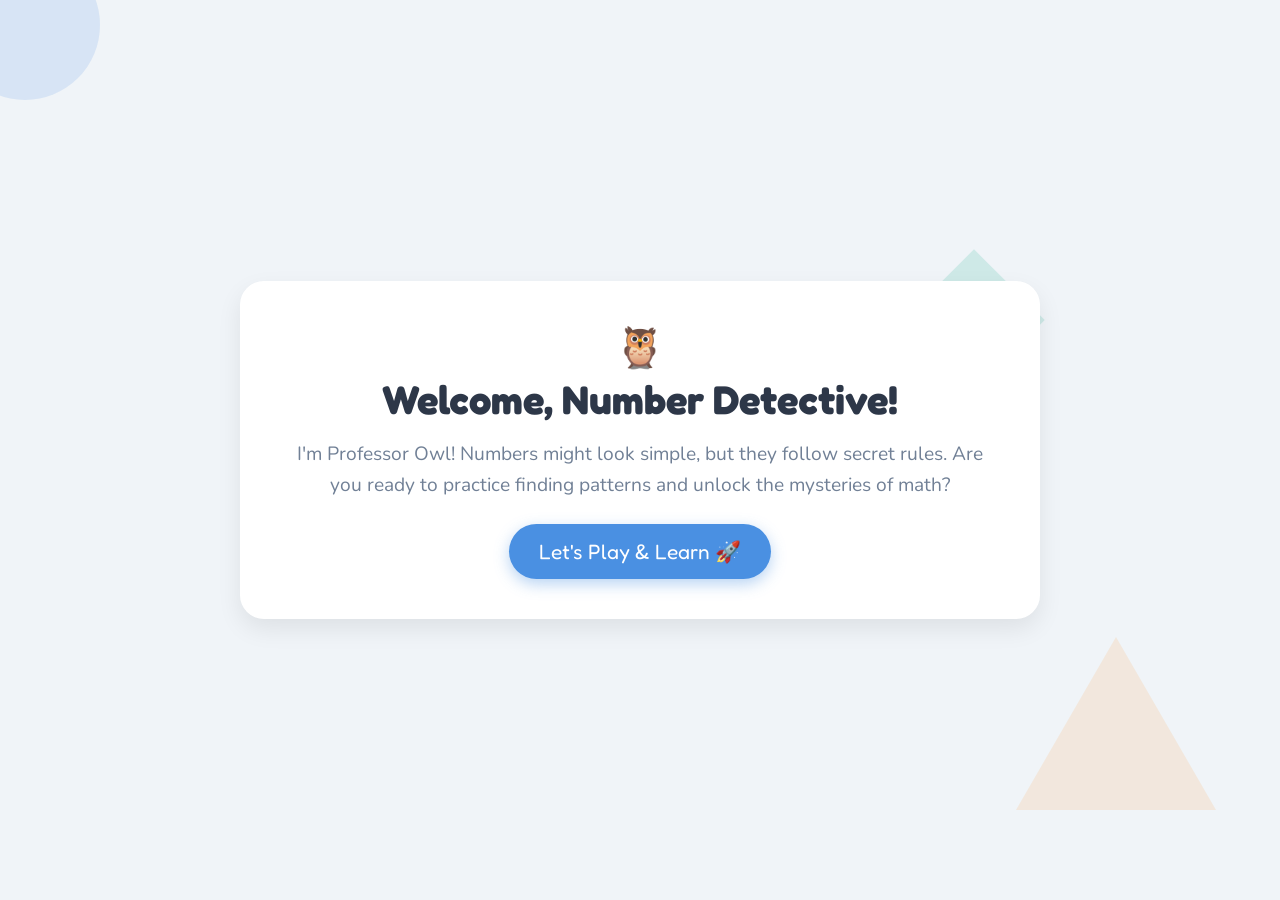
<file: index.html>
<!DOCTYPE html>
<html lang="en">
<head>
    <meta charset="UTF-8">
    <meta name="viewport" content="width=device-width, initial-scale=1.0">
    <title>Mastering Number Sequences</title>
    <link rel="stylesheet" href="style.css">
    <link href="https://fonts.googleapis.com/css2?family=Fredoka:wght@500;600&family=Nunito:wght@400;700;800&display=swap" rel="stylesheet">
</head>
<body>
    
    <!-- Background Decor -->
    <div id="background-shapes">
        <div class="shape circle"></div>
        <div class="shape triangle"></div>
        <div class="shape square"></div>
    </div>

    <!-- 1. Opening Screen -->
    <section id="hero-screen" class="screen active">
        <div class="card welcome-card text-center">
            <div class="mascot large-mascot">🦉</div>
            <h1 class="title-text">Welcome, Number Detective!</h1>
            <p class="subtitle">I'm Professor Owl! Numbers might look simple, but they follow secret rules. Are you ready to practice finding patterns and unlock the mysteries of math?</p>
            <button id="start-lab-btn" class="primary-btn bounce">Let's Play & Learn 🚀</button>
        </div>
    </section>

    <!-- 2. Dashboard -->
    <section id="dashboard-screen" class="screen hidden">
        <div class="dashboard-header text-center">
            <div class="mascot" style="font-size: 3rem;">🦉</div>
            <h2 class="title-text" style="color: var(--text-main);">Your Learning Dashboard</h2>
            <p class="subtitle">Pick a pattern to practice! We need to learn all four.</p>
            <div class="progress-bar-container mt-2">
                <div class="progress-bar-fill" id="dashboard-progress"></div>
            </div>
        </div>

        <div class="machines-grid">
            <div class="machine-card color-blue" data-module="ones">
                <div class="machine-icon">=</div>
                <div class="machine-preview">1 → 1 → 1 → 1 → 1</div>
                <h3 class="machine-label">Nothing Changes</h3>
                <div class="status-indicator"></div>
            </div>
            
            <div class="machine-card color-green" data-module="counting">
                <div class="machine-icon">+1</div>
                <div class="machine-preview">1 → 2 → 3 → 4 → 5</div>
                <h3 class="machine-label">Add 1</h3>
                <div class="status-indicator"></div>
            </div>

            <div class="machine-card color-orange" data-module="odd">
                <div class="machine-icon odd-icon">+2</div>
                <div class="machine-preview odd-preview">1 → 3 → 5 → 7 → 9</div>
                <h3 class="machine-label">Add 2 (Odd)</h3>
                <div class="status-indicator"></div>
            </div>

            <div class="machine-card color-purple" data-module="even">
                <div class="machine-icon even-icon">+2</div>
                <div class="machine-preview even-preview">2 → 4 → 6 → 8 → 10</div>
                <h3 class="machine-label">Add 2 (Even)</h3>
                <div class="status-indicator"></div>
            </div>
        </div>
        
        <div class="unlock-actions">
            <button id="unlock-compare-btn" class="action-btn hidden">⚔️ Compare: Odd vs Even</button>
            <button id="unlock-builder-btn" class="action-btn hidden">🧩 Practice: Build Sequences</button>
            <button id="unlock-final-btn" class="action-btn hidden">🕵️ Final Practice Test</button>
        </div>
    </section>

    <!-- 3. Learning Module -->
    <section id="module-screen" class="screen hidden">
        <button class="back-btn">← Back to Dashboard</button>
        <div class="card module-container">
            
            <div id="module-stage-1" class="module-stage">
                <div class="teacher-guide">
                    <span class="mascot">🦉</span>
                    <p id="module-title">Watch the numbers closely...</p>
                </div>
                
                <div class="conveyor-belt">
                    <div id="sequence-display" class="sequence-display">
                        <!-- Numbers injected -->
                    </div>
                </div>

                <div class="interaction-box">
                    <h3 id="module-question" class="question-text">What comes next?</h3>
                    <div id="module-options" class="options-container">
                        <!-- Options injected -->
                    </div>
                </div>
            </div>

            <div id="module-stage-2" class="module-stage hidden">
                <h2 class="rule-unlocked">✨ You found the Rule!</h2>
                <h3 id="rule-text" class="rule-highlight">...</h3>
                <div id="rule-visualization" class="rule-vis"></div>
                
                <!-- Practice Sub-challenge -->
                <div id="sub-challenge" class="sub-challenge hidden">
                    <div class="teacher-guide" style="background: #fffbeb; border-color: #fde68a;">
                        <span class="mascot">🦉</span>
                        <p id="sub-challenge-text">Let's practice! Tap all the even numbers.</p>
                    </div>
                    <div id="sub-challenge-grid" class="number-grid mt-2"></div>
                </div>

                <button class="primary-btn mt-2" id="complete-module-btn">Awesome, Let's go back ➔</button>
            </div>
        </div>
    </section>

    <!-- 7. Compare Screen -->
    <section id="compare-screen" class="screen hidden">
        <button class="back-btn">← Back to Dashboard</button>
        <div class="card compare-container text-center">
            <h1 class="title-text" style="color: var(--c-purple);">Odd vs Even</h1>
            <p class="subtitle">Both rules say "Add 2", but the numbers look different!</p>
            
            <div class="tracks-container">
                <div class="track odd-track">
                    <div class="track-label">ODD (+2)</div>
                    <div class="track-numbers">1 → 3 → 5 → 7 → 9 → 11</div>
                </div>
                <div class="track even-track">
                    <div class="track-label">EVEN (+2)</div>
                    <div class="track-numbers">2 → 4 → 6 → 8 → 10 → 12</div>
                </div>
            </div>
            
            <div class="compare-interaction mt-2">
                <h3 class="question-text">What is the big difference?</h3>
                <div class="options-vertical">
                    <button class="opt-btn" onclick="checkCompare(this, false)">Odd numbers always start at 2, while Even numbers start at 1.</button>
                    <button class="opt-btn" onclick="checkCompare(this, false)">Odd numbers are always larger than Even numbers.</button>
                    <button class="opt-btn" onclick="checkCompare(this, true)">Odd numbers cannot be divided evenly by 2, but Even numbers can.</button>
                </div>
            </div>
            <button id="compare-complete-btn" class="primary-btn mt-2 hidden" onclick="returnToDashboard()">Great job! Return ➔</button>
        </div>
    </section>

    <!-- 8. Sequence Builder -->
    <section id="builder-screen" class="screen hidden">
        <button class="back-btn">← Back to Dashboard</button>
        <div class="card builder-container text-center">
            <h1 class="title-text" style="color: var(--c-blue);">Sequence Builder</h1>
            
            <div class="teacher-guide" style="margin-bottom: 2rem;">
                <span class="mascot">🦉</span>
                <p id="builder-scenario">Tap a number from the bank, then tap an empty space to practice completing the pattern!</p>
            </div>
            
            <div class="builder-level" id="builder-workspace">
                <!-- Sequence slots -->
            </div>
            
            <div class="number-bank" id="builder-bank">
                <!-- Bank numbers -->
            </div>
            
            <div id="builder-feedback" class="feedback hidden"></div>
            
            <button id="next-builder-level-btn" class="primary-btn hidden mt-2">Next Practice Scenario ➔</button>
            <button id="finish-builder-btn" class="primary-btn hidden mt-2" onclick="returnToDashboard()">Done Practicing ➔</button>
        </div>
    </section>

    <!-- 9. Final Challenge -->
    <section id="final-challenge-screen" class="screen hidden">
        <button class="back-btn">← Back to Dashboard</button>
        <div class="card final-container text-center">
            <h1 class="title-text" style="color: var(--c-orange);">Final Practice Test</h1>
            
            <div class="challenge-box">
                <div class="teacher-guide" style="margin-bottom: 2rem; background: #fff0f0; border-color: #ffc9c9;">
                    <span class="mascot">🦉</span>
                    <p id="fc-progress">Question 1 of 4: Can you figure out both the next number AND the rule?</p>
                </div>
                
                <p id="fc-scenario" style="font-size: 1.2rem; margin-bottom: 1rem; font-weight: bold; color: var(--text-muted);"></p>
                
                <div class="sequence-display glowing-text" id="fc-sequence">
                    5, 7, 9, 11, ?
                </div>
                
                <div class="fc-interaction">
                    <div class="fc-column">
                        <h4>1. What is the Next Number?</h4>
                        <div id="fc-next-options" class="options-container"></div>
                    </div>
                    <div class="fc-column">
                        <h4>2. What is the Rule?</h4>
                        <div id="fc-rule-options" class="options-container vertical"></div>
                    </div>
                </div>
                
                <button id="fc-submit-btn" class="primary-btn mt-2" style="width: 100%; font-size: 1.5rem;">Check Answer ✅</button>
                <div id="fc-feedback" class="feedback hidden mt-2"></div>
            </div>
        </div>
    </section>

    <!-- Final Mastery Screen -->
    <section id="mastery-screen" class="screen hidden">
        <div class="card mastery-card text-center">
            <div class="trophy-container">
                <div class="mascot" style="font-size: 6rem; animation: bounce 2s infinite;">🦉🏆</div>
            </div>
            <h1 class="title-text" style="color: var(--c-green); font-size: 3rem;">You Did It!</h1>
            <p class="subtitle">You have successfully practiced and mastered all the fundamental sequences!</p>
            
            <div class="xp-bar-container mt-2">
                <div class="xp-bar-fill"></div>
            </div>
            <p class="xp-text" style="color: var(--c-purple); font-weight: bold; font-size: 1.2rem; margin-top: 10px;">A+ Grade Earned</p>
            
            <button class="primary-btn mt-2" onclick="location.reload()">Practice Again 🔄</button>
        </div>
    </section>

    <script src="script.js"></script>
</body>
</html>
</file>
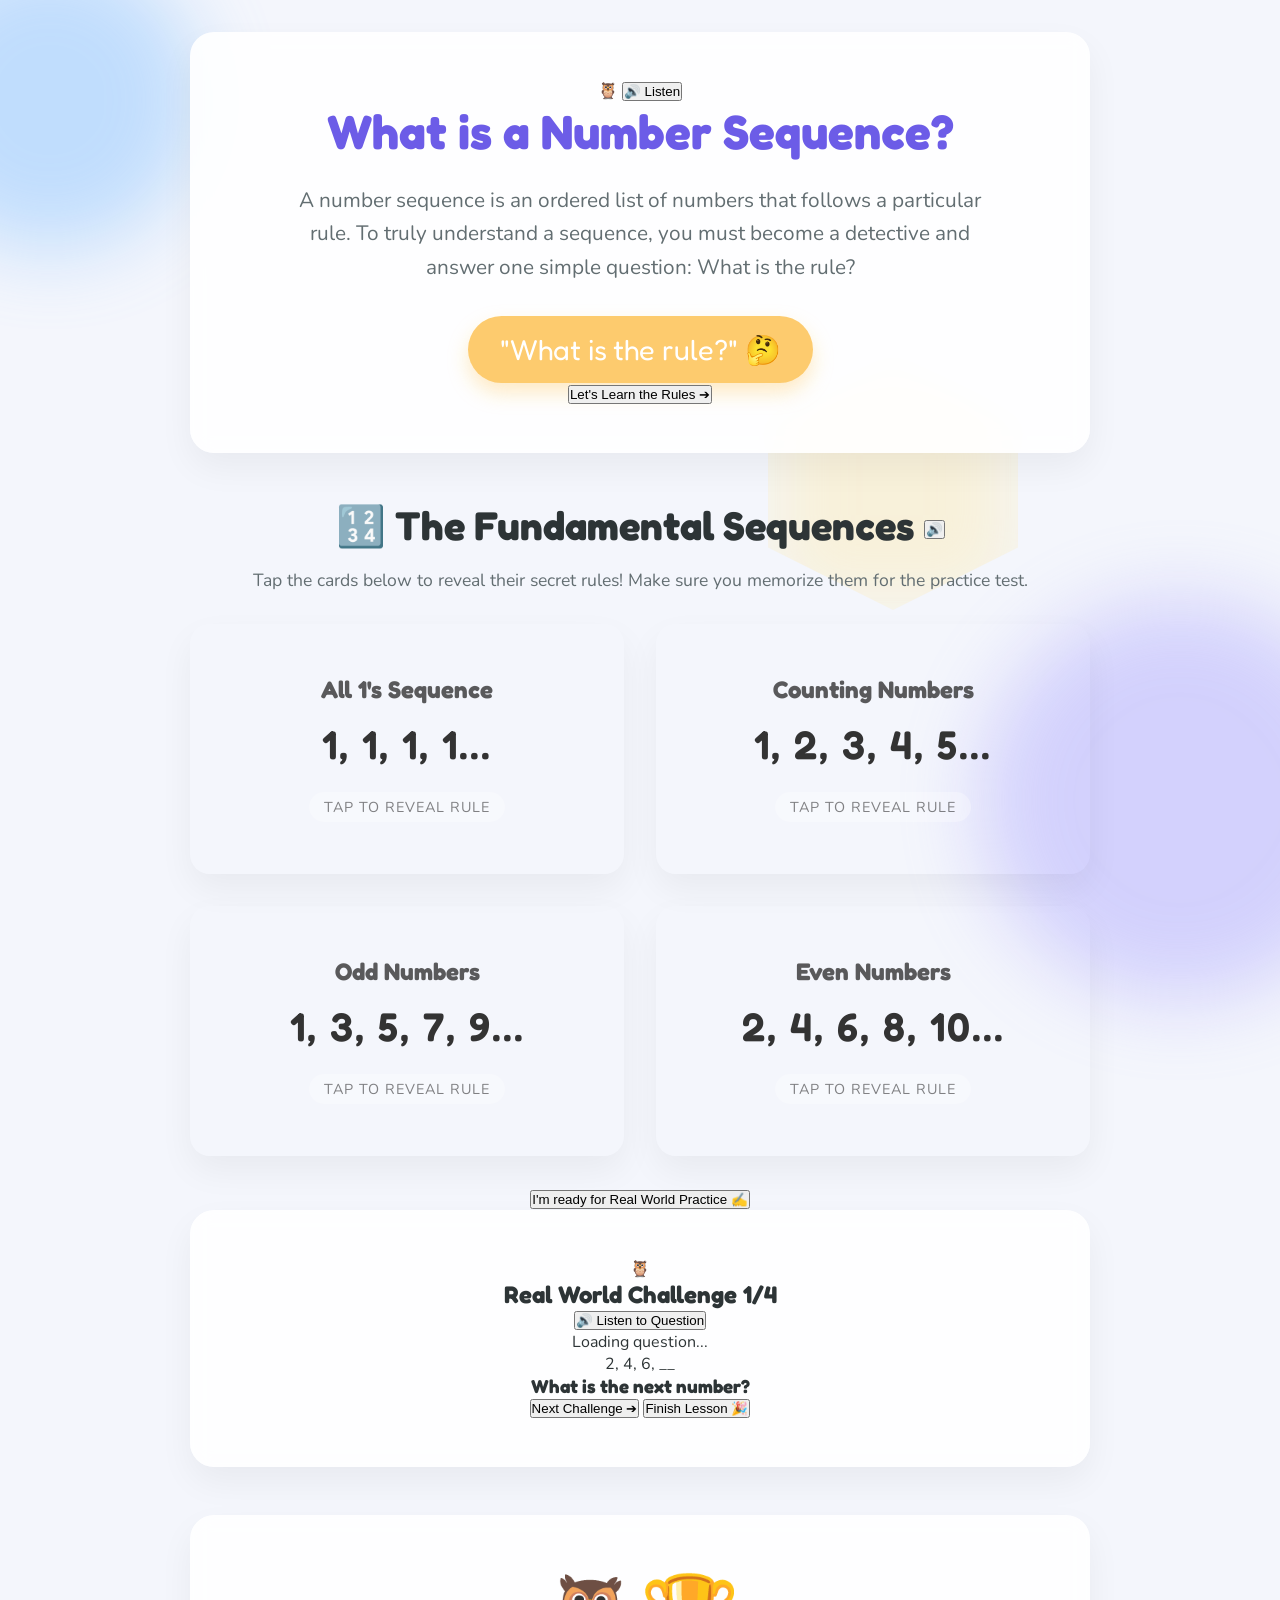
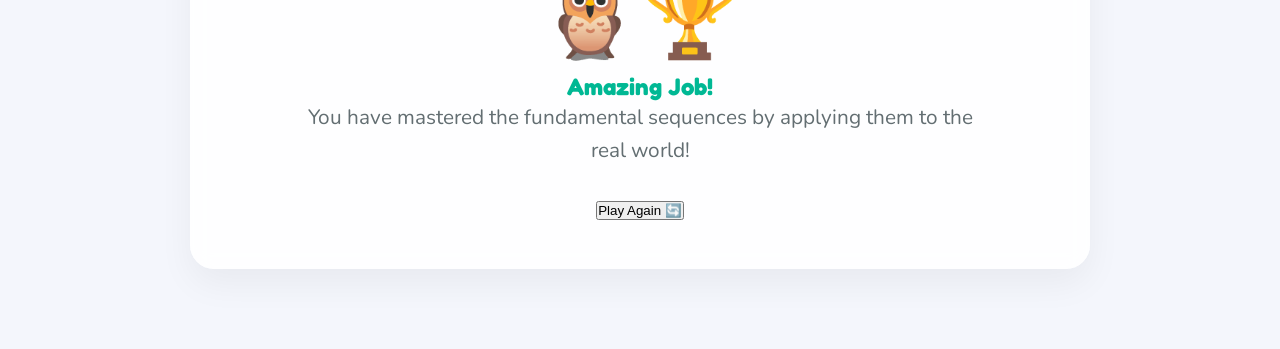
<file: sequences.html>
<!DOCTYPE html>
<html lang="en">
<head>
    <meta charset="UTF-8">
    <meta name="viewport" content="width=device-width, initial-scale=1.0">
    <title>Mastering Number Sequences</title>
    <link rel="stylesheet" href="sequences.css">
    <link href="https://fonts.googleapis.com/css2?family=Fredoka:wght@500;600&family=Nunito:wght@400;700;800&display=swap" rel="stylesheet">
</head>
<body>

    <!-- Decorative background elements -->
    <div class="bg-shape circle1"></div>
    <div class="bg-shape circle2"></div>
    <div class="bg-shape polygon"></div>

    <div class="container" id="app-container">
        
        <!-- STEP 1: Definition Phase -->
        <section id="step-definition" class="step-section active">
            <header class="header card">
                <div class="mascot-header">
                    <span class="mascot">🦉</span>
                    <button class="audio-btn" onclick="playAudio('intro-text')" title="Listen">🔊 Listen</button>
                </div>
                <h1>What is a Number Sequence?</h1>
                <p class="intro" id="intro-text">
                    A number sequence is an ordered list of numbers that follows a particular rule. 
                    To truly understand a sequence, you must become a detective and answer one simple question: What is the rule?
                </p>
                <div class="question-badge pulse">"What is the rule?" 🤔</div>
                <br>
                <button class="primary-btn mt-2" onclick="nextStep('step-definition', 'step-learn')">Let's Learn the Rules ➔</button>
            </header>
        </section>

        <!-- STEP 2: Learn Phase (Flashcards) -->
        <section id="step-learn" class="step-section hidden">
            <div class="section-title">
                <div style="display: flex; justify-content: center; align-items: center; gap: 10px; margin-bottom: 10px;">
                    <h2>🔢 The Fundamental Sequences</h2>
                    <button class="audio-btn small-audio" onclick="playAudio('learn-text')">🔊</button>
                </div>
                <p id="learn-text">Tap the cards below to reveal their secret rules! Make sure you memorize them for the practice test.</p>
            </div>
            
            <div class="sequence-grid">
                <!-- Card 1 -->
                <div class="flip-card" onclick="flipCard(this, 'The All ones sequence. The rule is: The value stays completely unchanged. Plus Zero.')">
                    <div class="flip-card-inner">
                        <div class="flip-card-front color-blue">
                            <h3>All 1's Sequence</h3>
                            <div class="numbers">1, 1, 1, 1...</div>
                            <div class="hint">Tap to reveal rule</div>
                        </div>
                        <div class="flip-card-back color-blue-dark">
                            <div class="rule-title">The Rule:</div>
                            <p>The value stays completely unchanged.</p>
                            <div class="math-viz">x + 0</div>
                        </div>
                    </div>
                </div>

                <!-- Card 2 -->
                <div class="flip-card" onclick="flipCard(this, 'Counting Numbers. The rule is: Add one to the previous term.')">
                    <div class="flip-card-inner">
                        <div class="flip-card-front color-green">
                            <h3>Counting Numbers</h3>
                            <div class="numbers">1, 2, 3, 4, 5...</div>
                            <div class="hint">Tap to reveal rule</div>
                        </div>
                        <div class="flip-card-back color-green-dark">
                            <div class="rule-title">The Rule:</div>
                            <p>Add 1 to the previous term.</p>
                            <div class="math-viz">+1</div>
                        </div>
                    </div>
                </div>

                <!-- Card 3 -->
                <div class="flip-card" onclick="flipCard(this, 'Odd Numbers. The rule is: Add two each time.')">
                    <div class="flip-card-inner">
                        <div class="flip-card-front color-orange">
                            <h3>Odd Numbers</h3>
                            <div class="numbers">1, 3, 5, 7, 9...</div>
                            <div class="hint">Tap to reveal rule</div>
                        </div>
                        <div class="flip-card-back color-orange-dark">
                            <div class="rule-title">The Rule:</div>
                            <p>Add 2 each time.<br><small>(Not divisible by 2)</small></p>
                            <div class="math-viz">+2</div>
                        </div>
                    </div>
                </div>

                <!-- Card 4 -->
                <div class="flip-card" onclick="flipCard(this, 'Even Numbers. The rule is: Add two each time.')">
                    <div class="flip-card-inner">
                        <div class="flip-card-front color-purple">
                            <h3>Even Numbers</h3>
                            <div class="numbers">2, 4, 6, 8, 10...</div>
                            <div class="hint">Tap to reveal rule</div>
                        </div>
                        <div class="flip-card-back color-purple-dark">
                            <div class="rule-title">The Rule:</div>
                            <p>Add 2 each time.<br><small>(Divisible by 2)</small></p>
                            <div class="math-viz">+2</div>
                        </div>
                    </div>
                </div>
            </div>
            
            <div style="text-align: center; margin-top: 2rem;">
                <button class="primary-btn" onclick="startPractice()">I'm ready for Real World Practice ✍️</button>
            </div>
        </section>

        <!-- STEP 3: Practice Phase (Real-World Examples) -->
        <section id="step-practice" class="step-section hidden">
            <div class="card practice-card">
                <div class="practice-header">
                    <span class="mascot">🦉</span>
                    <h2 id="practice-title">Real World Challenge 1/4</h2>
                    <button class="audio-btn" onclick="playQuestionAudio()">🔊 Listen to Question</button>
                </div>
                
                <div class="scenario-box">
                    <p id="scenario-text">Loading question...</p>
                    <div class="sequence-highlight" id="scenario-sequence">2, 4, 6, __</div>
                </div>
                
                <h3 class="mt-2">What is the next number?</h3>
                <div class="practice-options" id="practice-options">
                    <!-- Options injected here -->
                </div>
                
                <div id="practice-feedback" class="feedback-box hidden">
                    <!-- Feedback injected here -->
                </div>
                
                <button id="next-question-btn" class="primary-btn hidden mt-2" onclick="nextQuestion()">Next Challenge ➔</button>
                <button id="finish-btn" class="primary-btn hidden mt-2" onclick="finishPractice()">Finish Lesson 🎉</button>
            </div>
        </section>

        <!-- STEP 4: Completion -->
        <section id="step-finish" class="step-section hidden">
            <div class="card" style="text-align: center;">
                <div class="mascot" style="font-size: 5rem;">🦉🏆</div>
                <h1 style="color: var(--c-green-dark);">Amazing Job!</h1>
                <p class="intro">You have mastered the fundamental sequences by applying them to the real world!</p>
                <button class="primary-btn" onclick="location.reload()">Play Again 🔄</button>
            </div>
        </section>
        
    </div>

    <script src="sequences.js"></script>
</body>
</html>
</file>
<file: style.css>
:root {
    --bg-light: #f0f4f8;
    --text-main: #2d3748;
    --text-muted: #718096;
    
    --c-blue: #4a90e2;
    --c-green: #10ac84;
    --c-orange: #ff9f43;
    --c-purple: #5f27cd;
    
    --success: #1dd1a1;
    --error: #ff4757;
    
    --shadow: 0 10px 25px rgba(0,0,0,0.08);
}

* {
    margin: 0;
    padding: 0;
    box-sizing: border-box;
    -webkit-tap-highlight-color: transparent;
}

body {
    background-color: var(--bg-light);
    color: var(--text-main);
    font-family: 'Nunito', sans-serif;
    min-height: 100vh;
    overflow-x: hidden;
}

h1, h2, h3, .title-text, .primary-btn, .machine-label {
    font-family: 'Fredoka', sans-serif;
}

/* Background Shapes */
#background-shapes { position: fixed; top: 0; left: 0; width: 100%; height: 100%; z-index: -1; pointer-events: none; }
.shape { position: absolute; opacity: 0.15; animation: float 20s infinite linear; }
.shape.circle { width: 150px; height: 150px; background: var(--c-blue); border-radius: 50%; top: -50px; left: -50px; }
.shape.triangle { width: 0; height: 0; border-left: 100px solid transparent; border-right: 100px solid transparent; border-bottom: 173px solid var(--c-orange); bottom: 10%; right: 5%; animation-duration: 25s; }
.shape.square { width: 100px; height: 100px; background: var(--c-green); top: 30%; right: 20%; transform: rotate(45deg); animation-duration: 30s;}

@keyframes float { 0% { transform: translateY(0) rotate(0deg); } 50% { transform: translateY(-50px) rotate(180deg); } 100% { transform: translateY(0) rotate(360deg); } }

/* Screen Layout */
.screen {
    position: absolute;
    top: 0; left: 0; width: 100%; min-height: 100vh;
    display: flex;
    flex-direction: column;
    justify-content: center;
    align-items: center;
    padding: 1.5rem;
    transition: opacity 0.4s ease, transform 0.4s ease;
    z-index: 10;
}
.screen.hidden { opacity: 0; pointer-events: none; transform: translateY(20px); z-index: 0; }
.screen.active { opacity: 1; pointer-events: all; transform: translateY(0); }

/* Card Style */
.card {
    background: white;
    border-radius: 24px;
    padding: 2.5rem;
    box-shadow: var(--shadow);
    width: 100%;
    max-width: 800px;
}
.text-center { text-align: center; }
.mt-2 { margin-top: 1.5rem; }
.hidden { display: none !important; }

/* Buttons */
.primary-btn, .action-btn {
    background: var(--c-blue);
    color: white;
    border: none;
    padding: 15px 30px;
    font-size: 1.3rem;
    border-radius: 50px;
    cursor: pointer;
    box-shadow: 0 5px 15px rgba(74, 144, 226, 0.4);
    transition: all 0.2s cubic-bezier(0.4, 0, 0.2, 1);
}
.primary-btn:hover, .action-btn:hover { background: #357abd; transform: translateY(-3px); box-shadow: 0 8px 20px rgba(74, 144, 226, 0.6); }

.action-btn {
    width: 100%;
    margin-bottom: 1rem;
    background: var(--c-purple);
    box-shadow: 0 5px 15px rgba(95, 39, 205, 0.4);
}
.action-btn:hover { background: #4a1d9e; box-shadow: 0 8px 20px rgba(95, 39, 205, 0.6); }

.back-btn {
    align-self: flex-start;
    margin-bottom: 1rem;
    background: white;
    border: none;
    padding: 10px 20px;
    border-radius: 50px;
    color: var(--text-muted);
    font-size: 1rem;
    font-weight: bold;
    cursor: pointer;
    box-shadow: 0 4px 6px rgba(0,0,0,0.05);
    transition: all 0.2s;
}
.back-btn:hover { color: var(--c-blue); transform: translateX(-5px); }

/* Typography */
.title-text { font-size: 2.5rem; margin-bottom: 1rem; color: var(--text-main); }
.subtitle { font-size: 1.2rem; color: var(--text-muted); line-height: 1.6; margin-bottom: 1.5rem; }
.question-text { font-size: 1.8rem; color: var(--text-main); margin-bottom: 1.5rem; }

/* Dashboard */
.dashboard-header { max-width: 600px; margin-bottom: 2rem; }
.progress-bar-container { width: 100%; height: 15px; background: #e2e8f0; border-radius: 10px; overflow: hidden; }
.progress-bar-fill { height: 100%; width: 0%; background: var(--success); transition: width 0.8s ease; }

.machines-grid {
    display: grid;
    grid-template-columns: repeat(2, 1fr);
    gap: 1.5rem;
    width: 100%;
    max-width: 800px;
    margin-bottom: 2rem;
}

.machine-card {
    background: white;
    border: 3px solid transparent;
    border-radius: 20px;
    padding: 2rem 1.5rem;
    text-align: center;
    cursor: pointer;
    box-shadow: var(--shadow);
    transition: all 0.3s cubic-bezier(0.175, 0.885, 0.32, 1.275);
    position: relative;
}
.machine-card:hover { transform: translateY(-5px); }

.color-blue:hover { border-color: var(--c-blue); }
.color-green:hover { border-color: var(--c-green); }
.color-orange:hover { border-color: var(--c-orange); }
.color-purple:hover { border-color: var(--c-purple); }

.machine-icon { font-size: 3rem; margin-bottom: 0.5rem; font-weight: bold;}
.color-blue .machine-icon { color: var(--c-blue); }
.color-green .machine-icon { color: var(--c-green); }
.color-orange .machine-icon { color: var(--c-orange); }
.color-purple .machine-icon { color: var(--c-purple); }

.machine-preview { font-size: 1.1rem; color: var(--text-muted); margin-bottom: 1rem; font-weight: 700; letter-spacing: 2px;}
.machine-label { font-size: 1.3rem; color: var(--text-main); }
.status-indicator { position: absolute; top: 15px; right: 15px; width: 15px; height: 15px; border-radius: 50%; background: #e2e8f0; }

.machine-card.completed { background: #f0fdf4; border-color: var(--success); }
.machine-card.completed .status-indicator { background: var(--success); }

/* Teacher Guide */
.teacher-guide {
    display: flex;
    align-items: center;
    gap: 1rem;
    padding: 1.2rem;
    background: #eef2ff;
    border: 2px solid #c7d2fe;
    border-radius: 15px;
    margin-bottom: 1.5rem;
    text-align: left;
}
.teacher-guide p { margin: 0; color: #4338ca; font-weight: 700; font-size: 1.2rem;}
.mascot { font-size: 2.5rem; }

/* Lab Module */
.conveyor-belt {
    background: #f8fafc;
    border: 2px dashed #cbd5e1;
    border-radius: 15px;
    padding: 2rem 1rem;
    margin-bottom: 1.5rem;
}

.sequence-display { font-size: 2.5rem; letter-spacing: 5px; color: var(--c-blue); font-weight: bold; display: flex; justify-content: center; flex-wrap: wrap; gap: 10px;}
.sequence-item { display: inline-block; animation: popIn 0.4s cubic-bezier(0.175, 0.885, 0.32, 1.275); }
.sequence-item.hidden { opacity: 0; transform: scale(0.5); }
@keyframes popIn { from { opacity: 0; transform: scale(0.5); } to { opacity: 1; transform: scale(1); } }

.options-container { display: flex; justify-content: center; gap: 15px; flex-wrap: wrap; }
.options-container.vertical { flex-direction: column; width: 100%;}

.opt-btn {
    background: white;
    border: 2px solid #e2e8f0;
    padding: 15px 30px;
    border-radius: 12px;
    font-size: 1.5rem;
    font-weight: 700;
    color: var(--text-main);
    cursor: pointer;
    transition: all 0.2s;
    min-width: 80px;
}
.options-container.vertical .opt-btn { font-size: 1.2rem; width: 100%; padding: 12px;}
.opt-btn:hover { background: #f8fafc; transform: translateY(-2px); border-color: var(--c-blue);}
.opt-btn.correct { background: #f0fdf4; border-color: var(--success); color: var(--success); }
.opt-btn.wrong { background: #fef2f2; border-color: var(--error); color: var(--error); animation: shake 0.4s; }

/* Rule Reveal */
.rule-unlocked { font-size: 2rem; color: var(--c-green); margin-bottom: 1rem; }
.rule-highlight { font-size: 1.5rem; margin-bottom: 1.5rem; color: var(--text-main); }
.rule-vis { font-size: 1.8rem; line-height: 1.6; color: var(--c-blue); background: #eef2ff; padding: 1.5rem; border-radius: 12px; font-weight: bold;}

/* Sub-challenge */
.sub-challenge { margin-top: 2rem; border-top: 2px dashed #e2e8f0; padding-top: 2rem;}
.number-grid { display: flex; justify-content: center; gap: 10px; flex-wrap: wrap; }
.num-tap { 
    width: 60px; height: 60px; border-radius: 12px; border: 2px solid #cbd5e1; 
    display: flex; justify-content: center; align-items: center; font-size: 1.5rem; font-weight: bold;
    cursor: pointer; transition: all 0.2s; background: white; color: var(--text-main);
}
.num-tap:hover { border-color: var(--c-blue); }
.num-tap.selected { background: var(--success); border-color: var(--success); color: white; }
.num-tap.wrong { background: var(--error); border-color: var(--error); color: white;}

/* Odd vs Even Compare */
.tracks-container { display: flex; flex-direction: column; gap: 1.5rem; margin: 1.5rem 0; }
.track { background: #f8fafc; padding: 1.5rem; border-radius: 16px; border-left: 6px solid; text-align: left; display: flex; align-items: center; gap: 1.5rem; flex-wrap: wrap;}
.odd-track { border-color: var(--c-orange); }
.even-track { border-color: var(--c-purple); }
.track-label { font-size: 1.2rem; font-weight: bold; font-family: 'Fredoka', sans-serif;}
.odd-track .track-label { color: var(--c-orange); }
.even-track .track-label { color: var(--c-purple); }
.track-numbers { font-size: 1.8rem; letter-spacing: 3px; font-weight: bold;}

/* Sequence Builder */
.builder-level { 
    display: flex; justify-content: center; align-items: center; gap: 10px; flex-wrap: wrap;
    background: #f8fafc; padding: 2rem; border-radius: 16px; margin: 1.5rem 0;
    font-size: 2.2rem; font-weight: bold; color: var(--c-blue);
}
.slot {
    width: 60px; height: 60px; border: 2px dashed var(--c-blue); border-radius: 12px;
    display: flex; justify-content: center; align-items: center; cursor: pointer; transition: all 0.2s;
    background: white;
}
.slot.active { border-color: var(--c-orange); background: #fffbeb; }
.slot.filled { border-style: solid; border-color: var(--success); color: var(--success); background: #f0fdf4;}

.number-bank { display: flex; justify-content: center; gap: 10px; flex-wrap: wrap; margin-bottom: 1.5rem;}
.bank-num {
    width: 60px; height: 60px; background: white; border-radius: 12px;
    display: flex; justify-content: center; align-items: center; font-size: 1.6rem; font-weight: bold;
    cursor: pointer; transition: all 0.2s; border: 2px solid #e2e8f0; color: var(--text-main);
}
.bank-num:hover { border-color: var(--c-blue); transform: translateY(-3px);}
.bank-num.selected { background: var(--c-blue); color: white; border-color: var(--c-blue); }

.feedback { font-size: 1.3rem; font-weight: bold; padding: 1rem; border-radius: 12px; margin-top: 1rem; text-align: center;}
.feedback.success { color: var(--success); background: #f0fdf4; border: 2px solid var(--success); }
.feedback.error { color: var(--error); background: #fef2f2; border: 2px solid var(--error); }

/* Final Challenge */
.fc-interaction { display: flex; flex-direction: column; gap: 1.5rem; text-align: left; }
.fc-column { background: #f8fafc; padding: 1.5rem; border-radius: 16px; border: 2px solid #e2e8f0;}
.fc-column h4 { font-size: 1.1rem; color: var(--text-main); margin-bottom: 1rem; font-weight: bold;}
.fc-column .opt-btn.selected { background: var(--c-blue); color: white; border-color: var(--c-blue); }
.glowing-text { font-size: 2.5rem; color: var(--c-purple); margin: 1.5rem 0; font-weight: bold;}

/* Animations */
@keyframes shake { 0%, 100% { transform: translateX(0); } 25% { transform: translateX(-5px); } 75% { transform: translateX(5px); } }
@keyframes bounce { 0%, 100% { transform: translateY(0); } 50% { transform: translateY(-10px); } }

/* Mobile Optimizations */
@media (max-width: 768px) {
    .screen { padding: 1rem; }
    .card { padding: 1.5rem; border-radius: 20px;}
    
    .title-text { font-size: 2rem; }
    
    .machines-grid { grid-template-columns: 1fr; gap: 1rem; }
    
    .sequence-display, .builder-level { font-size: 1.6rem; letter-spacing: 2px;}
    .opt-btn { padding: 12px 20px; font-size: 1.2rem;}
    
    .track { flex-direction: column; align-items: flex-start; gap: 0.5rem;}
    .track-label { font-size: 1.1rem;}
    .track-numbers { font-size: 1.4rem;}
    
    .slot, .bank-num, .num-tap { width: 50px; height: 50px; font-size: 1.3rem; }
}
</file>
<file: sequences.css>
:root {
    --bg-light: #f4f6fc;
    --text-dark: #2d3436;
    --text-muted: #636e72;
    
    --c-blue: #74b9ff;
    --c-blue-dark: #0984e3;
    
    --c-green: #55efc4;
    --c-green-dark: #00b894;
    
    --c-orange: #ffeaa7;
    --c-orange-dark: #fdcb6e;
    
    --c-purple: #a29bfe;
    --c-purple-dark: #6c5ce7;
    
    --shadow: 0 15px 35px rgba(0,0,0,0.05);
}

* {
    margin: 0;
    padding: 0;
    box-sizing: border-box;
}

body {
    background-color: var(--bg-light);
    font-family: 'Nunito', sans-serif;
    color: var(--text-dark);
    min-height: 100vh;
    display: flex;
    justify-content: center;
    align-items: center;
    overflow-x: hidden;
    position: relative;
    padding: 2rem 1rem;
}

h1, h2, h3, .question-badge, .numbers, .math-viz {
    font-family: 'Fredoka', sans-serif;
}

/* Background Shapes for visual interest */
.bg-shape {
    position: fixed;
    z-index: -1;
    opacity: 0.4;
    filter: blur(40px);
}
.circle1 {
    width: 300px; height: 300px;
    background: var(--c-blue);
    border-radius: 50%;
    top: -50px; left: -100px;
}
.circle2 {
    width: 400px; height: 400px;
    background: var(--c-purple);
    border-radius: 50%;
    bottom: -100px; right: -100px;
}
.polygon {
    width: 250px; height: 250px;
    background: var(--c-orange);
    clip-path: polygon(50% 0%, 100% 25%, 100% 75%, 50% 100%, 0% 75%, 0% 25%);
    top: 40%; left: 60%;
}

.container {
    max-width: 900px;
    width: 100%;
    z-index: 1;
}

/* Header & Intro */
.card {
    background: rgba(255, 255, 255, 0.9);
    backdrop-filter: blur(10px);
    border-radius: 24px;
    padding: 3rem 2rem;
    box-shadow: var(--shadow);
    text-align: center;
    margin-bottom: 3rem;
}

.header h1 {
    font-size: 3rem;
    color: var(--c-purple-dark);
    margin-bottom: 1.5rem;
}

.intro {
    font-size: 1.3rem;
    line-height: 1.6;
    color: var(--text-muted);
    max-width: 700px;
    margin: 0 auto 2rem auto;
}

.question-badge {
    display: inline-block;
    background: var(--c-orange-dark);
    color: white;
    font-size: 1.8rem;
    padding: 1rem 2rem;
    border-radius: 50px;
    box-shadow: 0 10px 20px rgba(253, 203, 110, 0.4);
    transform-origin: center;
}

.pulse {
    animation: pulse 2s infinite cubic-bezier(0.4, 0, 0.2, 1);
}
@keyframes pulse {
    0%, 100% { transform: scale(1); }
    50% { transform: scale(1.05); }
}

/* Section Title */
.section-title {
    text-align: center;
    margin-bottom: 2rem;
}

.section-title h2 {
    font-size: 2.5rem;
    color: var(--text-dark);
    margin-bottom: 0.5rem;
}

.section-title p {
    font-size: 1.1rem;
    color: var(--text-muted);
}

/* Grid Layout for Cards */
.sequence-grid {
    display: grid;
    grid-template-columns: repeat(2, 1fr);
    gap: 2rem;
}

/* Flip Card Mechanics */
.flip-card {
    background-color: transparent;
    width: 100%;
    height: 250px;
    perspective: 1000px;
    cursor: pointer;
}

.flip-card-inner {
    position: relative;
    width: 100%;
    height: 100%;
    text-align: center;
    transition: transform 0.8s cubic-bezier(0.175, 0.885, 0.32, 1.275);
    transform-style: preserve-3d;
}

.flip-card:hover .flip-card-inner,
.flip-card:active .flip-card-inner {
    transform: rotateY(180deg);
}

.flip-card-front, .flip-card-back {
    position: absolute;
    width: 100%;
    height: 100%;
    -webkit-backface-visibility: hidden;
    backface-visibility: hidden;
    border-radius: 20px;
    display: flex;
    flex-direction: column;
    justify-content: center;
    align-items: center;
    padding: 2rem;
    box-shadow: var(--shadow);
}

.flip-card-front {
    color: #333;
}

.flip-card-back {
    transform: rotateY(180deg);
    color: white;
}

/* Card Front Content */
.flip-card-front h3 {
    font-size: 1.5rem;
    margin-bottom: 1rem;
    opacity: 0.8;
}

.numbers {
    font-size: 2.5rem;
    font-weight: 600;
    margin-bottom: 1.5rem;
    letter-spacing: 2px;
}

.hint {
    font-size: 0.9rem;
    text-transform: uppercase;
    letter-spacing: 1px;
    opacity: 0.6;
    background: rgba(255,255,255,0.5);
    padding: 5px 15px;
    border-radius: 20px;
}

/* Card Back Content */
.rule-title {
    font-size: 1.2rem;
    text-transform: uppercase;
    letter-spacing: 2px;
    margin-bottom: 1rem;
    opacity: 0.9;
}

.flip-card-back p {
    font-size: 1.4rem;
    font-weight: 700;
    line-height: 1.4;
    margin-bottom: 1rem;
/* Custom Buttons & Utilities */
.primary-btn {
    background: var(--c-purple-dark);
    color: white;
    border: none;
    padding: 12px 25px;
    font-size: 1.2rem;
    font-family: 'Nunito', sans-serif;
    font-weight: 700;
    border-radius: 50px;
    cursor: pointer;
    box-shadow: 0 4px 15px rgba(108, 92, 231, 0.4);
    transition: all 0.3s;
}
.primary-btn:hover { background: #5a4bcf; transform: translateY(-3px); }
.mt-2 { margin-top: 2rem; }
.hidden { display: none !important; }

/* Sections */
.step-section {
    width: 100%;
    animation: fadeIn 0.5s ease;
}
@keyframes fadeIn {
    from { opacity: 0; transform: translateY(20px); }
    to { opacity: 1; transform: translateY(0); }
}

/* Audio Button */
.mascot-header { display: flex; justify-content: space-between; align-items: center; margin-bottom: 1rem; }
.mascot { font-size: 3rem; }
.audio-btn {
    background: #eef2ff;
    color: var(--c-purple-dark);
    border: 2px solid #c7d2fe;
    padding: 8px 15px;
    border-radius: 20px;
    font-weight: bold;
    cursor: pointer;
    transition: all 0.2s;
    font-family: 'Nunito', sans-serif;
}
.audio-btn:hover { background: var(--c-purple); color: white; border-color: var(--c-purple); }
.small-audio { padding: 5px 10px; border-radius: 50%; font-size: 1.2rem;}

/* Practice Section */
.practice-card { max-width: 700px; margin: 0 auto; text-align: center; padding: 2rem;}
.practice-header { display: flex; flex-direction: column; align-items: center; gap: 10px; margin-bottom: 2rem; }
.scenario-box { background: #f8fafc; padding: 1.5rem; border-radius: 15px; border-left: 5px solid var(--c-blue); margin-bottom: 2rem; font-size: 1.2rem; text-align: left;}
.sequence-highlight { font-size: 2rem; font-weight: bold; color: var(--c-blue-dark); text-align: center; margin-top: 1rem; font-family: 'Fredoka', sans-serif; letter-spacing: 3px;}

.practice-options { display: flex; justify-content: center; gap: 15px; margin-top: 1rem; flex-wrap: wrap;}
.p-opt-btn { 
    background: white; border: 2px solid #e2e8f0; padding: 15px 30px; border-radius: 15px; 
    font-size: 1.5rem; font-family: 'Fredoka', sans-serif; cursor: pointer; transition: all 0.2s;
}
.p-opt-btn:hover { border-color: var(--c-purple); background: #f0eefe; transform: translateY(-3px);}
.p-opt-btn.correct { border-color: var(--c-green-dark); background: #e8fcf5; color: var(--c-green-dark); }
.p-opt-btn.wrong { border-color: #ff7675; background: #ffeaa7; color: #d63031; animation: shake 0.4s; }

.feedback-box { margin-top: 1.5rem; padding: 15px; border-radius: 10px; font-weight: bold; font-size: 1.2rem;}
.feedback-box.success { background: #e8fcf5; color: var(--c-green-dark); border: 1px solid var(--c-green); }
.feedback-box.error { background: #fff0f0; color: #d63031; border: 1px solid #ff7675; }

@keyframes shake {
    0%, 100% { transform: translateX(0); }
    25% { transform: translateX(-5px); }
    75% { transform: translateX(5px); }
}

.flip-card-back small {
    font-size: 1rem;
    font-weight: 400;
    opacity: 0.9;
    display: block;
    margin-top: 5px;
}

.math-viz {
    font-size: 3rem;
    background: rgba(0,0,0,0.15);
    padding: 5px 20px;
    border-radius: 15px;
    display: inline-block;
}

/* Card Colors */
.color-blue { background: linear-gradient(135deg, #e0efff, #c7e0f4); color: var(--c-blue-dark); }
.color-blue-dark { background: var(--c-blue-dark); }

.color-green { background: linear-gradient(135deg, #e8fcf5, #d2f6e9); color: var(--c-green-dark); }
.color-green-dark { background: var(--c-green-dark); }

.color-orange { background: linear-gradient(135deg, #fff9e6, #ffefcc); color: #b27a00; }
.color-orange-dark { background: var(--c-orange-dark); color: #5c3d00; }

.color-purple { background: linear-gradient(135deg, #f0eefe, #e2def8); color: var(--c-purple-dark); }
.color-purple-dark { background: var(--c-purple-dark); }

/* Responsive */
@media (max-width: 768px) {
    .sequence-grid {
        grid-template-columns: 1fr;
        gap: 1.5rem;
    }
    
    .header h1 {
        font-size: 2.2rem;
    }
    
    .intro {
        font-size: 1.1rem;
    }
    
    .question-badge {
        font-size: 1.4rem;
    }
    
    .numbers {
        font-size: 2rem;
    }
    
    .flip-card-back p {
        font-size: 1.2rem;
    }
}
</file>
